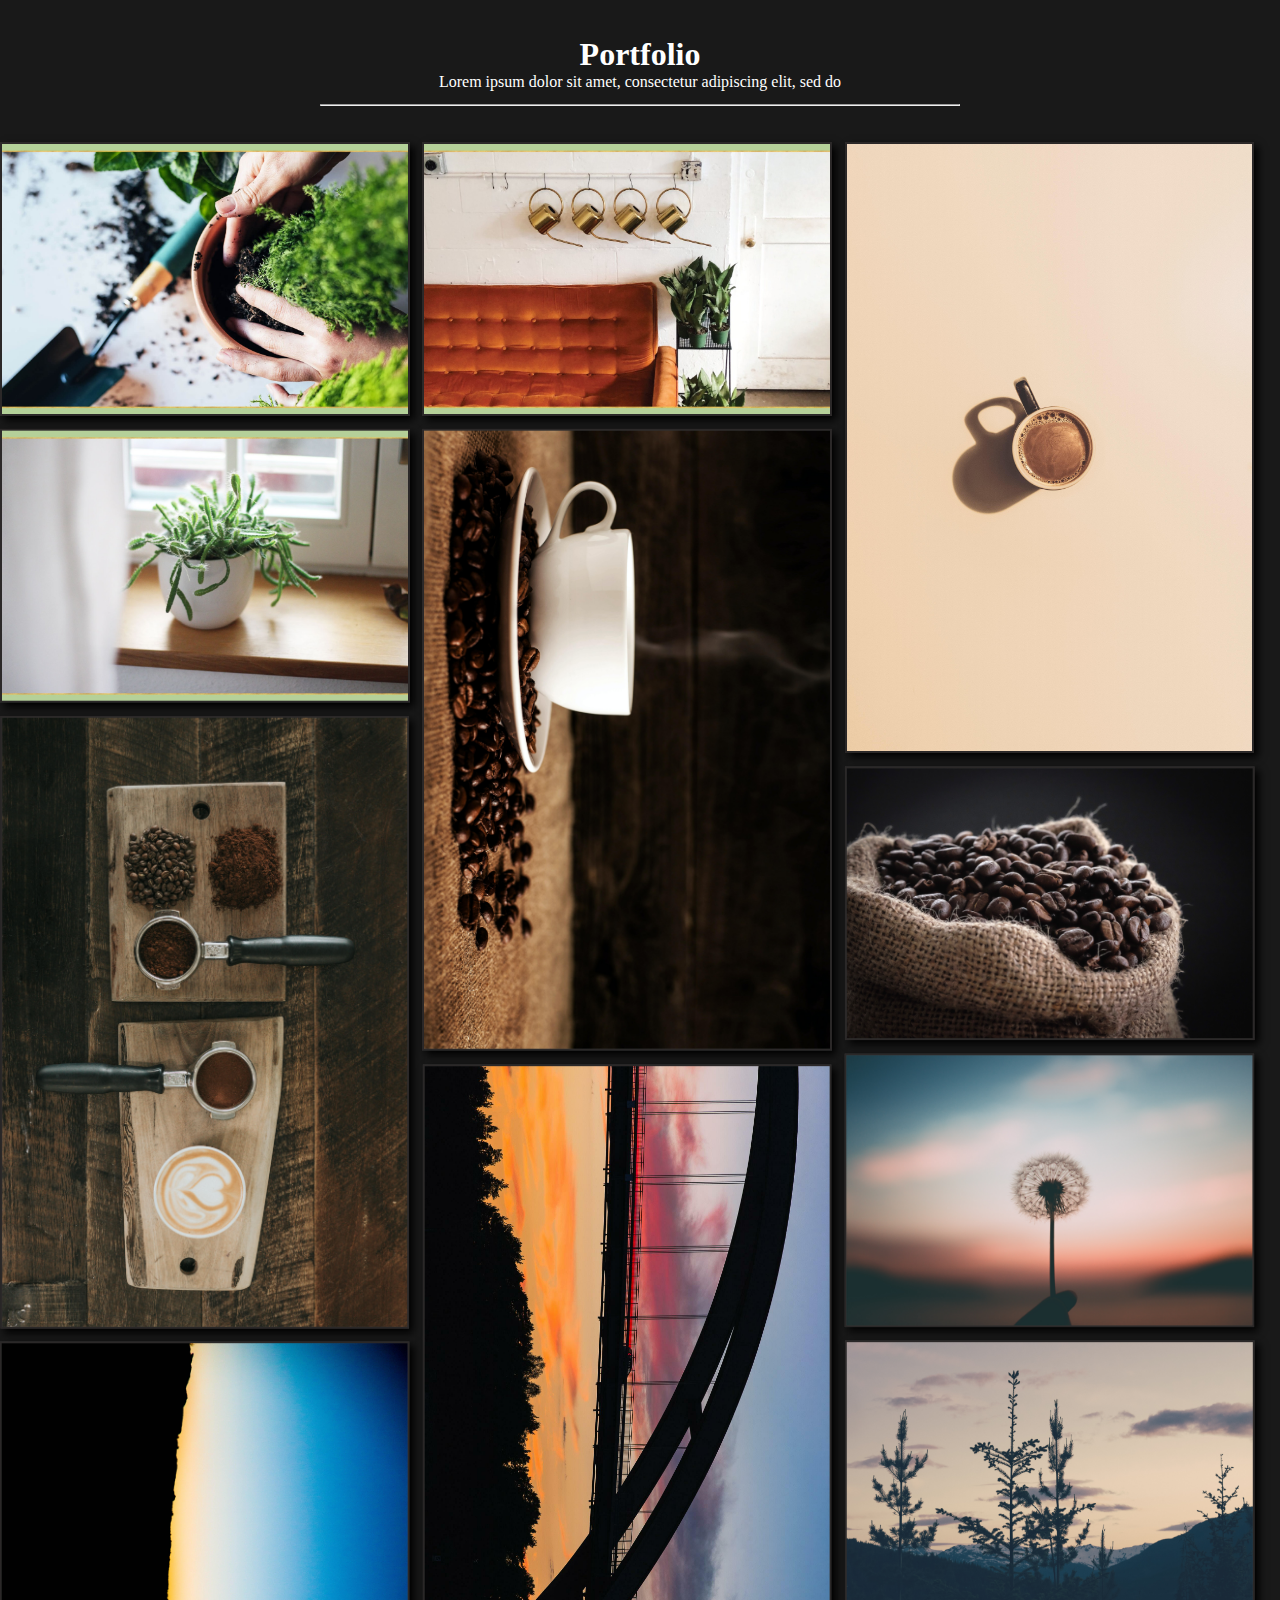
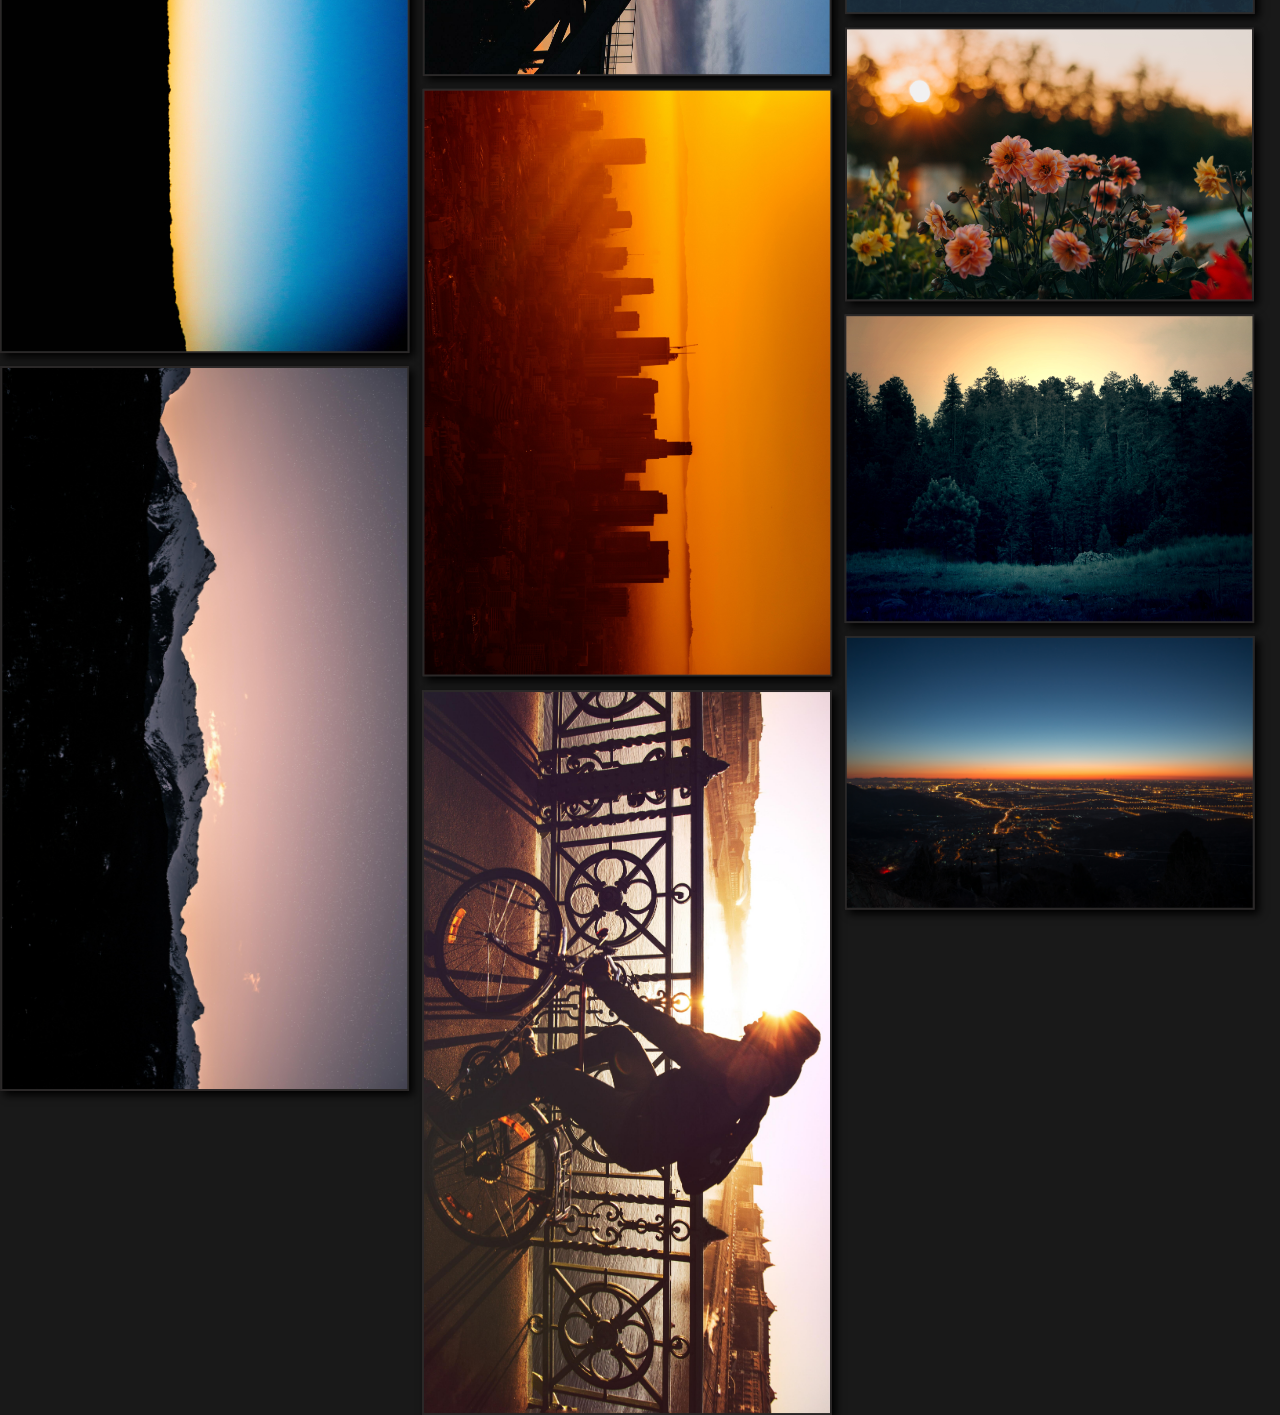
<file: src/html/PAGE_Portfolio/main.html>
<!DOCTYPE html>
<html lang="en">

<head>
    <meta charset="UTF-8">
    <meta name="viewport" content="width=device-width, initial-scale=1.0">
    <title>Portfolio</title>

    <link rel="stylesheet" href="./css/packery.css">
    <link rel="stylesheet" href="./css/heading.css">

</head>

<body>
    <div class="container">
        <div class="heading">
            <br><br>
            <h1>Portfolio</h1>
            <p>Lorem ipsum dolor sit amet, consectetur adipiscing elit, sed do</p>
            <hr class="hr">
        </div>
    </div><br><br>

    <!-- GRID -->
    <div class="grid">
        <div class="gutter-sizer"></div>
        <img class="grid-item lazy" data-src="/Assets/images/img1.jpg" alt="">
        <img class="grid-item lazy" data-src="/Assets/images/img2.jpg" alt="">
        <img class="grid-item lazy" data-src="/Assets/images/img3.jpg" alt="">
        <img class="grid-item lazy" data-src="/Assets/images/img4.jpg" alt="">
        <img class="grid-item lazy" data-src="/Assets/images/img5.jpg" alt="">
        <img class="grid-item lazy" data-src="/Assets/images/img6.jpg" alt="">
        <img class="grid-item lazy" data-src="/Assets/images/img7.jpg" alt="">
        <img class="grid-item lazy" data-src="/Assets/images/img8.jpg" alt="">
        <img class="grid-item lazy" data-src="/Assets/images/img9.jpg" alt="">
        <img class="grid-item lazy" data-src="/Assets/images/img10.jpg" alt="">
        <img class="grid-item lazy" data-src="/Assets/images/img11.jpg" alt="">
        <img class="grid-item lazy" data-src="/Assets/images/img12.jpg" alt="">
        <img class="grid-item lazy" data-src="/Assets/images/img13.jpg" alt="">
        <img class="grid-item lazy" data-src="/Assets/images/img14.jpg" alt="">
        <img class="grid-item lazy" data-src="/Assets/images/img15.jpg" alt="">
        <img class="grid-item lazy" data-src="/Assets/images/img16.jpg" alt="">
        <img class="grid-item lazy" data-src="/Assets/images/img17.jpg" alt="">
    </div>

    <script src="/Assets/jquery.js"></script>
    <script src="/Assets/jquery.lazy.min.js"></script>
    <script src="/Assets/isotope.pkgd.min.js"></script>
    <!-- <script src="/Assets/cells-by-row.js"></script> -->
    <script src="/Assets/packery.js"></script>
    <script src="./js/init.js"></script>

</body>

</html>
</file>
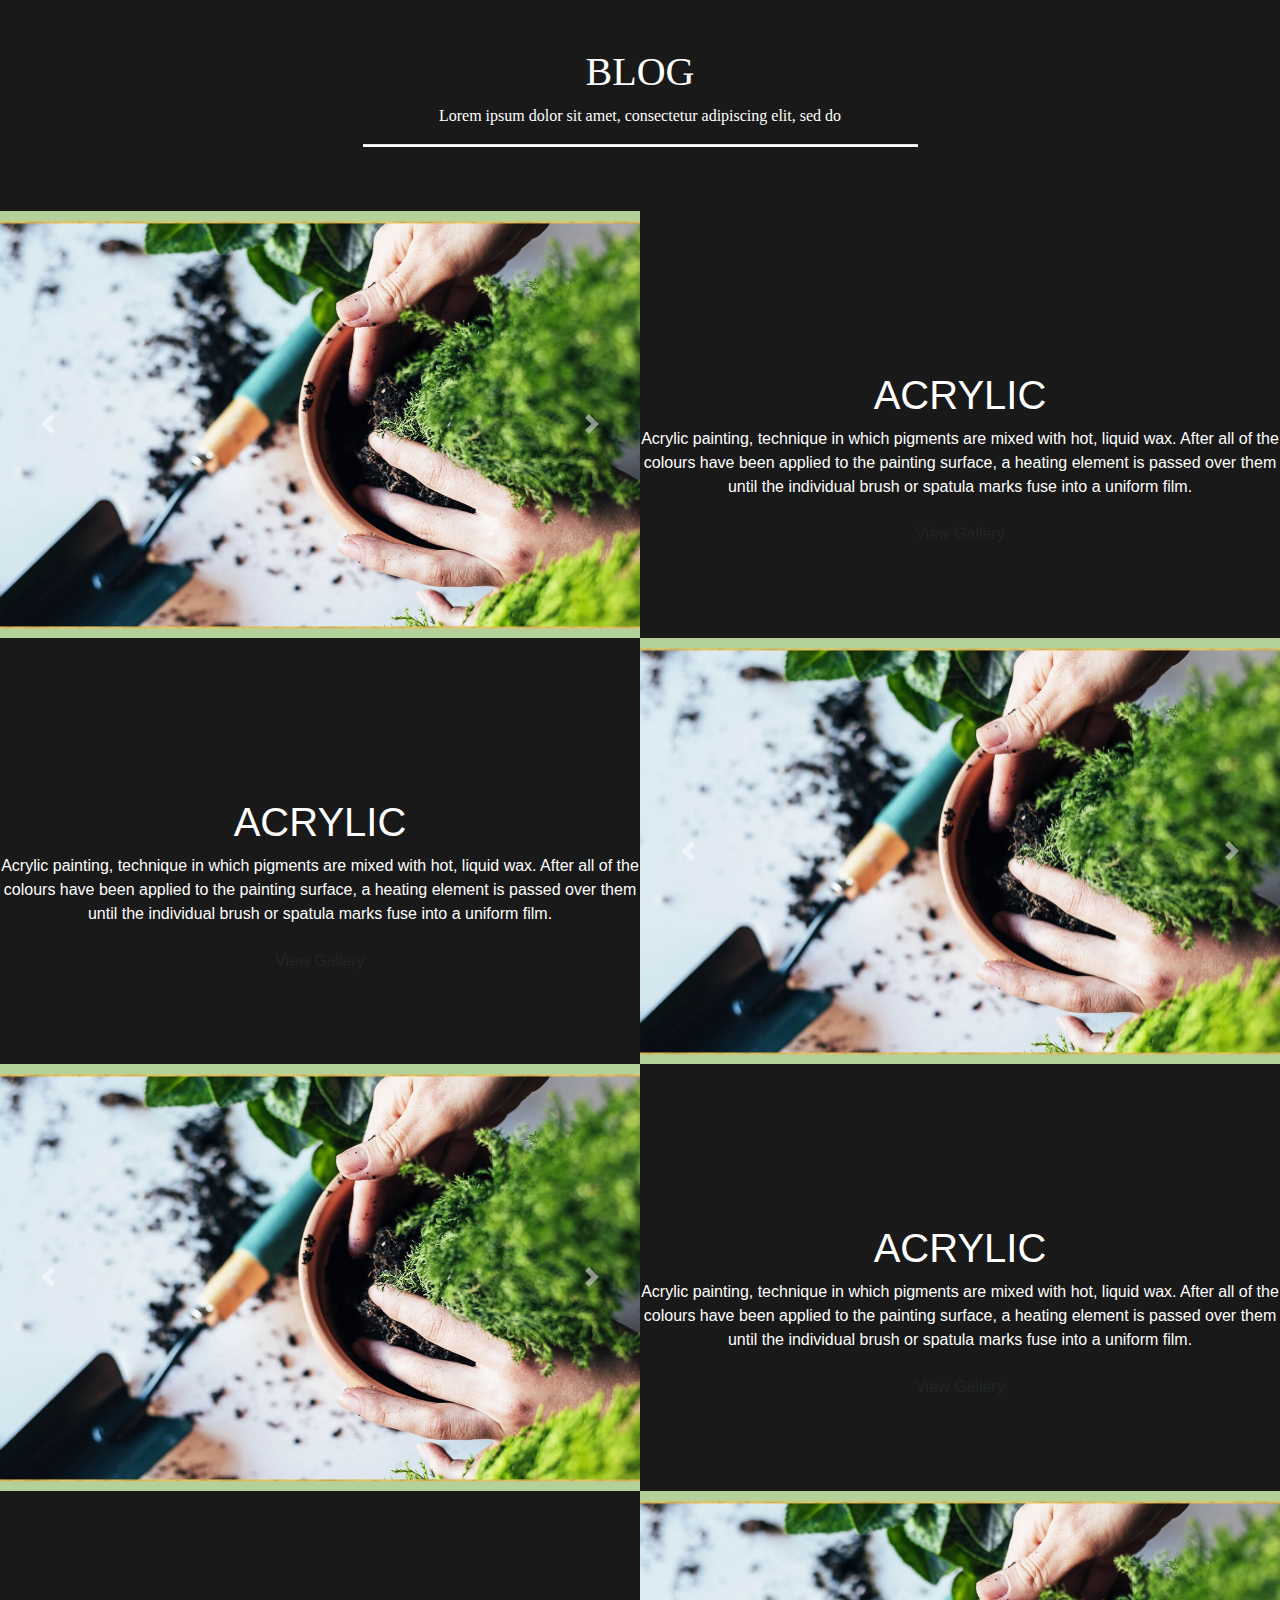
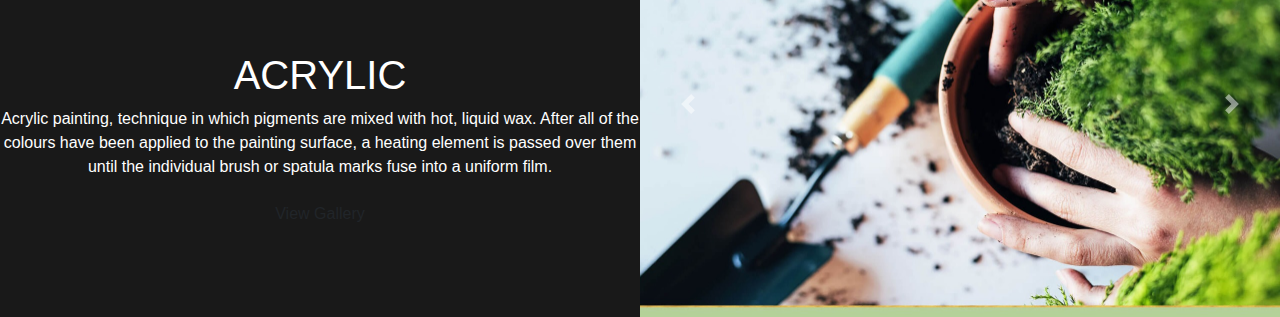
<file: src/html/PAGE_Projects/main.html>
<!DOCTYPE html>
<html lang="en">

<head>
    <meta charset="UTF-8">
    <meta name="viewport" content="width=device-width, initial-scale=1.0">
    <title>BLOG</title>
    <link href="./css/findout.css" rel="stylesheet">
    <!-- CSS -->

    <script src="/Assets/jquery.js"></script>
    <script src="/Assets/bootstrap/js/bootstrap.min.js"></script>
    <link rel="stylesheet" href="/Assets/bootstrap/css/bootstrap.min.css">
</head>

<body>
    <section class="wrapper">
        <div class="container">
            <div class="heading">
                <br><br>
                <h1>BLOG</h1>
                <p>Lorem ipsum dolor sit amet, consectetur adipiscing elit, sed do</p>
                <hr class="hr">
            </div>
        </div><br><br>

        <div class="row no-gutters">
            <div class="col-lg">
                <div id="carouselExampleInterval" class="carousel slide" data-ride="carousel">
                    <div class="carousel-inner">
                        <div class="carousel-item active">
                            <img src="/Assets/images/img1.jpg" class="d-block w-100" alt="first">
                        </div>
                        <div class="carousel-item">
                            <img src="/Assets/images/img2.jpg" class="d-block w-100" alt="second">
                        </div>
                        <div class="carousel-item">
                            <img src="/Assets/images/img4.jpg" class="d-block w-100" alt="third">
                        </div>
                    </div>
                    <a class="carousel-control-prev" data-target="#carouselExampleInterval" role="button"
                        data-slide="prev">
                        <span class="carousel-control-prev-icon" aria-hidden="true"></span>
                        <span class="sr-only">Previous</span>
                    </a>
                    <a class="carousel-control-next" data-target="#carouselExampleInterval" role="button"
                        data-slide="next">
                        <span class="carousel-control-next-icon" aria-hidden="true"></span>
                        <span class="sr-only">Next</span>
                    </a>
                </div>
            </div>
            <div class="col-lg">
                <div class="contain">
                    <h1>ACRYLIC</h1>
                    <p>Acrylic painting, technique in which pigments are mixed with hot, liquid wax. After all of the
                        colours have been applied to the painting surface, a heating element is passed over them until
                        the individual brush or spatula marks fuse into a uniform film.</p>
                    <button type="button" class="btn btn-ouline-danger" href="#">View Gallery</button>
                </div>
            </div>
        </div>

        <div class="row no-gutters">
            <div class="col-lg">
                <div class="contain">
                    <h1>ACRYLIC</h1>
                    <p>Acrylic painting, technique in which pigments are mixed with hot, liquid wax. After all of the
                        colours have been applied to the painting surface, a heating element is passed over them until
                        the individual brush or spatula marks fuse into a uniform film.</p>
                    <button class="btn btn-ouline-danger">View Gallery</button>
                </div>
            </div>
            <div class="col-lg">
                <div id="carouselExampleInterval" class="carousel slide" data-ride="carousel">
                    <div class="carousel-inner">
                        <div class="carousel-item active">
                            <img src="/Assets/images/img1.jpg" class="d-block w-100" alt="first">
                        </div>
                        <div class="carousel-item">
                            <img src="/Assets/images/img2.jpg" class="d-block w-100" alt="second">
                        </div>
                        <div class="carousel-item">
                            <img src="/Assets/images/img4.jpg" class="d-block w-100" alt="third">
                        </div>
                    </div>
                    <a class="carousel-control-prev" data-target="#carouselExampleInterval" role="button"
                        data-slide="prev">
                        <span class="carousel-control-prev-icon" aria-hidden="true"></span>
                        <span class="sr-only">Previous</span>
                    </a>
                    <a class="carousel-control-next" data-target="#carouselExampleInterval" role="button"
                        data-slide="next">
                        <span class="carousel-control-next-icon" aria-hidden="true"></span>
                        <span class="sr-only">Next</span>
                    </a>
                </div>
            </div>
        </div>

        <div class="row no-gutters">
            <div class="col-lg">
                <div id="carouselExampleInterval" class="carousel slide" data-ride="carousel">
                    <div class="carousel-inner">
                        <div class="carousel-item active">
                            <img src="/Assets/images/img1.jpg" class="d-block w-100" alt="first">
                        </div>
                        <div class="carousel-item">
                            <img src="/Assets/images/img2.jpg" class="d-block w-100" alt="second">
                        </div>
                        <div class="carousel-item">
                            <img src="/Assets/images/img4.jpg" class="d-block w-100" alt="third">
                        </div>
                    </div>
                    <a class="carousel-control-prev" data-target="#carouselExampleInterval" role="button"
                        data-slide="prev">
                        <span class="carousel-control-prev-icon" aria-hidden="true"></span>
                        <span class="sr-only">Previous</span>
                    </a>
                    <a class="carousel-control-next" data-target="#carouselExampleInterval" role="button"
                        data-slide="next">
                        <span class="carousel-control-next-icon" aria-hidden="true"></span>
                        <span class="sr-only">Next</span>
                    </a>
                </div>
            </div>
            <div class="col-lg">
                <div class="contain">
                    <h1>ACRYLIC</h1>
                    <p>Acrylic painting, technique in which pigments are mixed with hot, liquid wax. After all of the
                        colours have been applied to the painting surface, a heating element is passed over them until
                        the individual brush or spatula marks fuse into a uniform film.</p>
                    <button class="btn btn-ouline-danger">View Gallery</button>
                </div>
            </div>

            <div class="row no-gutters">
                <div class="col-lg">
                    <div class="contain">
                        <h1>ACRYLIC</h1>
                        <p>Acrylic painting, technique in which pigments are mixed with hot, liquid wax. After all of
                            the colours have been applied to the painting surface, a heating element is passed over them
                            until the individual brush or spatula marks fuse into a uniform film.</p>
                        <button class="btn btn-ouline-danger">View Gallery</button>
                    </div>
                </div>
                <div class="col-lg">
                    <div id="carouselExampleInterval" class="carousel slide" data-ride="carousel">
                        <div class="carousel-inner">
                            <div class="carousel-item active">
                                <img src="/Assets/images/img1.jpg" class="d-block w-100" alt="first">
                            </div>
                            <div class="carousel-item">
                                <img src="/Assets/images/img2.jpg" class="d-block w-100" alt="second">
                            </div>
                            <div class="carousel-item">
                                <img src="/Assets/images/img4.jpg" class="d-block w-100" alt="third">
                            </div>
                        </div>
                        <a class="carousel-control-prev" data-target="#carouselExampleInterval" role="button"
                            data-slide="prev">
                            <span class="carousel-control-prev-icon" aria-hidden="true"></span>
                            <span class="sr-only">Previous</span>
                        </a>
                        <a class="carousel-control-next" data-target="#carouselExampleInterval" role="button"
                            data-slide="next">
                            <span class="carousel-control-next-icon" aria-hidden="true"></span>
                            <span class="sr-only">Next</span>
                        </a>
                    </div>
                </div>
            </div>
    </section>
</body>

</html>
</file>
<file: src/html/PAGE_Portfolio/css/packery.css>
* { box-sizing: border-box; }

/* force scroll bar */
html { overflow-y: scroll; }

body { font-family: sans-serif; }

/* clear fix */
.grid:after {
  content: '';
  display: block;
  clear: both;
}

/* ---- .grid-item ---- */

/* 5 columns, percentage width */
/* .grid-item, */
.grid-sizer {
  /* width: 22%; */
  width: 32vw;
  height: 40vh;
}

.grid-item {
  float: left;
  /* height: 100px; */
  background: rgb(61, 63, 62);
  border: 2px solid #333;
  border-color: hsla(0, 5%, 13%, 0.7);
}

.gutter-sizer { width: 1%; }

img{
  width: 32vw;
  box-shadow: black 4px 4px 8px;
    /* height: 30vh; */
}
</file>
<file: src/html/PAGE_Portfolio/css/heading.css>
*{
    margin: 0;
    padding: 0;
    background-color: #191919;
}

.heading{
    text-align: center;
    color: #ffffff;
    align-items: center;
    font-family: cursive;
}

.hr
{
    background: #ffffff;
    height: 2px;
    width: 50%;
    margin-top: 1%;
    margin-left: 25%;
    margin-right: 25%;
    align-self: center;
}
</file>
<file: src/html/PAGE_Projects/css/findout.css>
*{
    margin: 0;
    padding: 0;
    background-color: #191919;
}
.heading{
    text-align: center;
    color: #ffffff;
    align-items: center;
    font-family: cursive;
}
.hr
{
    background: #ffffff;
    height: 2px;
    width: 50%;
    margin-top: 1%;
    margin-left: 25%;
    margin-right: 25%;
    align-self: center;
}
.contain{
    text-align: center;
    color: #ffffff;
    margin-top: 25%;
}
</file>
